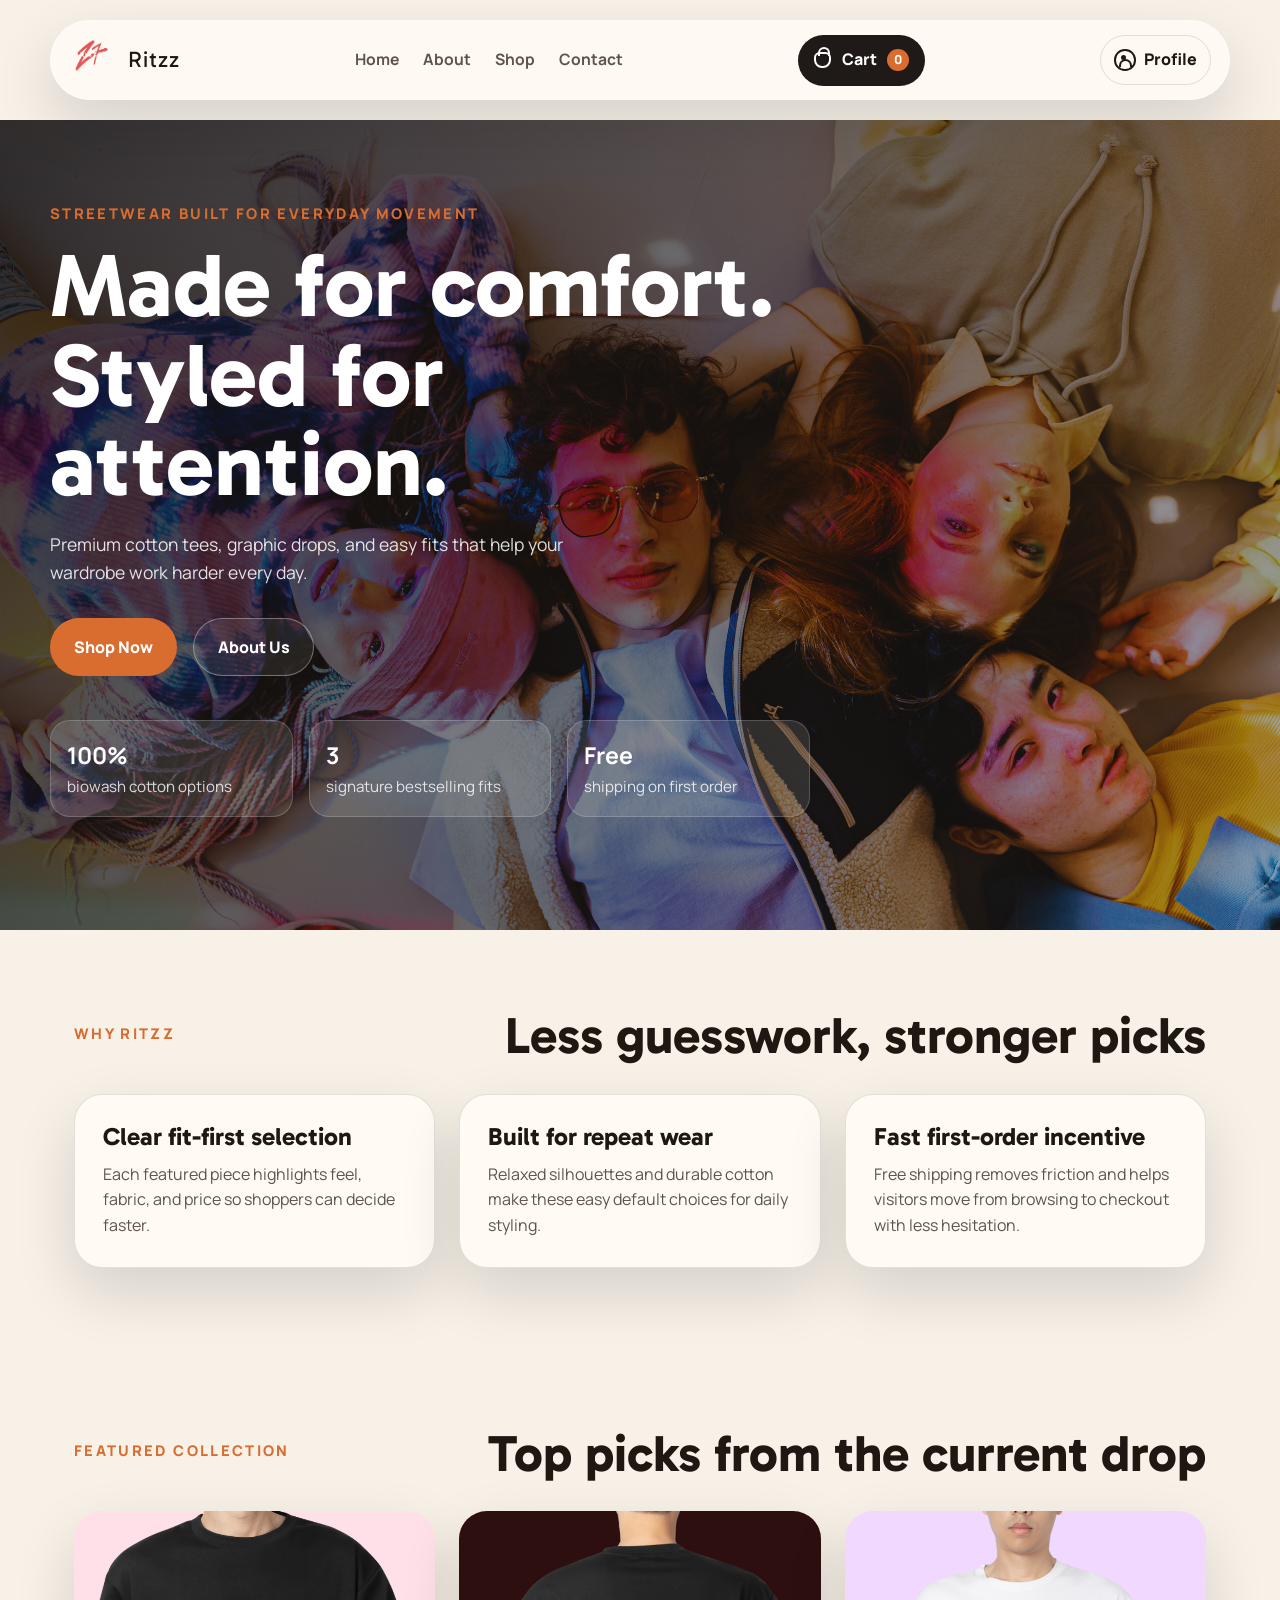
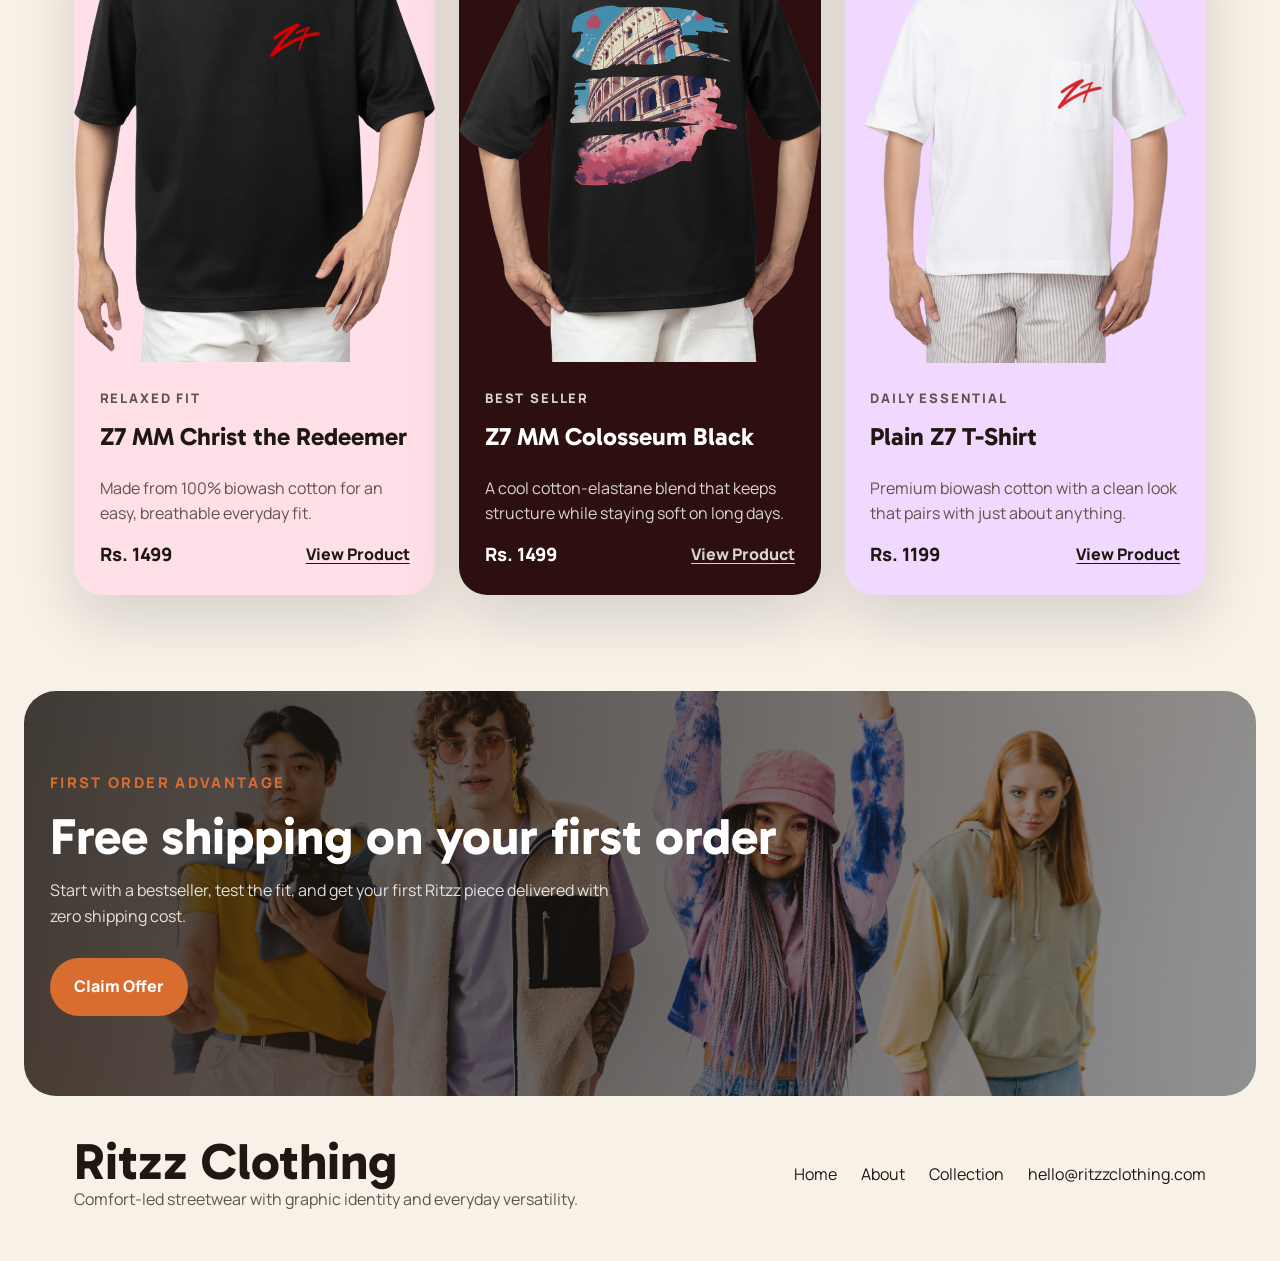
<file: index.html>
<!DOCTYPE html>
<html lang="en">

<head>
  <meta charset="UTF-8">
  <meta name="viewport" content="width=device-width, initial-scale=1.0">
  <title>Ritzz Clothing</title>
  <meta name="description"
    content="Ritzz Clothing offers premium streetwear essentials with bold graphics, relaxed fits, and first-order free shipping.">
  <link rel="preconnect" href="https://fonts.googleapis.com">
  <link rel="preconnect" href="https://fonts.gstatic.com" crossorigin>
  <link
    href="https://fonts.googleapis.com/css2?family=Gabarito:wght@400;600;800&family=Manrope:wght@400;500;700;800&display=swap"
    rel="stylesheet">
  <link rel="stylesheet" href="assets/css/style.css">
</head>

<body>
  <header class="site-header" id="home">
    <nav class="navbar" aria-label="Primary">
      <a class="brand" href="#home">
        <img class="brand-mark" src="assets/images/logo.png" alt="Ritzz Clothing logo">
        <span>Ritzz</span>
      </a>
      <ul class="nav-links">
        <li><a href="#home">Home</a></li>
        <li><a href="pages/about.html">About</a></li>
        <li><a href="pages/shop.html">Shop</a></li>
        <li><a href="#contact">Contact</a></li>
      </ul>
      <a class="cart-link" href="pages/shop.html#cart-panel" aria-label="Open cart">
        <span class="cart-icon" aria-hidden="true"></span>
        <span class="cart-text">Cart</span>
        <span class="cart-count" data-cart-count>0</span>
      </a>
      <a class="profile-link" href="pages/shop.html#profile" aria-label="Open profile">
        <span class="profile-icon" aria-hidden="true"></span>
        <span class="profile-text">Profile</span>
      </a>
    </nav>
  </header>

  <main>
    <section class="hero">
      <div class="hero-overlay"></div>
      <div class="hero-content">
        <p class="eyebrow">Streetwear built for everyday movement</p>
        <h1>Made for comfort. Styled for attention.</h1>
        <p class="hero-copy">
          Premium cotton tees, graphic drops, and easy fits that help your wardrobe work harder every day.
        </p>
        <div class="hero-actions">
          <a class="btn btn-primary" href="pages/shop.html">Shop Now</a>
          <a class="btn btn-secondary" href="pages/about.html">About Us</a>
        </div>
        <div class="hero-metrics" aria-label="Store highlights">
          <div>
            <strong>100%</strong>
            <span>biowash cotton options</span>
          </div>
          <div>
            <strong>3</strong>
            <span>signature bestselling fits</span>
          </div>
          <div>
            <strong>Free</strong>
            <span>shipping on first order</span>
          </div>
        </div>
      </div>
    </section>

    <section class="benefits" id="about">
      <div class="section-heading">
        <p class="eyebrow">Why Ritzz</p>
        <h2>Less guesswork, stronger picks</h2>
      </div>
      <div class="benefit-grid">
        <article class="benefit-card">
          <h3>Clear fit-first selection</h3>
          <p>Each featured piece highlights feel, fabric, and price so shoppers can decide faster.</p>
        </article>
        <article class="benefit-card">
          <h3>Built for repeat wear</h3>
          <p>Relaxed silhouettes and durable cotton make these easy default choices for daily styling.</p>
        </article>
        <article class="benefit-card">
          <h3>Fast first-order incentive</h3>
          <p>Free shipping removes friction and helps visitors move from browsing to checkout with less hesitation.</p>
        </article>
      </div>
    </section>

    <section class="collection" id="collection">
      <div class="section-heading">
        <p class="eyebrow">Featured collection</p>
        <h2>Top picks from the current drop</h2>
      </div>

      <div class="product-grid">
        <article class="product-card product-card-light">
          <img src="assets/images/imga.png" alt="Z7 MM Christ the Redeemer t-shirt">
          <div class="product-copy">
            <p class="product-tag">Relaxed fit</p>
            <h3>Z7 MM Christ the Redeemer</h3>
            <p>Made from 100% biowash cotton for an easy, breathable everyday fit.</p>
            <div class="product-meta">
              <span class="price">Rs. 1499</span>
              <a href="pages/shop.html">View Product</a>
            </div>
          </div>
        </article>

        <article class="product-card product-card-dark" id="spotlight">
          <img src="assets/images/imgb.png" alt="Z7 MM Colosseum black t-shirt">
          <div class="product-copy">
            <p class="product-tag">Best seller</p>
            <h3>Z7 MM Colosseum Black</h3>
            <p>A cool cotton-elastane blend that keeps structure while staying soft on long days.</p>
            <div class="product-meta">
              <span class="price">Rs. 1499</span>
              <a href="pages/shop.html">View Product</a>
            </div>
          </div>
        </article>

        <article class="product-card product-card-accent">
          <img src="assets/images/imgc.png" alt="Plain Z7 t-shirt">
          <div class="product-copy">
            <p class="product-tag">Daily essential</p>
            <h3>Plain Z7 T-Shirt</h3>
            <p>Premium biowash cotton with a clean look that pairs with just about anything.</p>
            <div class="product-meta">
              <span class="price">Rs. 1199</span>
              <a href="pages/shop.html">View Product</a>
            </div>
          </div>
        </article>
      </div>
    </section>

    <section class="promo">
      <div class="promo-content">
        <p class="eyebrow">First order advantage</p>
        <h2>Free shipping on your first order</h2>
        <p>Start with a bestseller, test the fit, and get your first Ritzz piece delivered with zero shipping cost.</p>
        <a class="btn btn-primary" href="pages/shop.html">Claim Offer</a>
      </div>
    </section>
  </main>

  <footer class="site-footer" id="contact">
    <div>
      <h2>Ritzz Clothing</h2>
      <p>Comfort-led streetwear with graphic identity and everyday versatility.</p>
    </div>
    <div class="footer-links">
      <a href="#home">Home</a>
      <a href="pages/about.html">About</a>
      <a href="#collection">Collection</a>
      <a href="mailto:hello@ritzzclothing.com">hello@ritzzclothing.com</a>
    </div>
  </footer>
  <script src="assets/js/cart.js"></script>
</body>

</html>
</file>
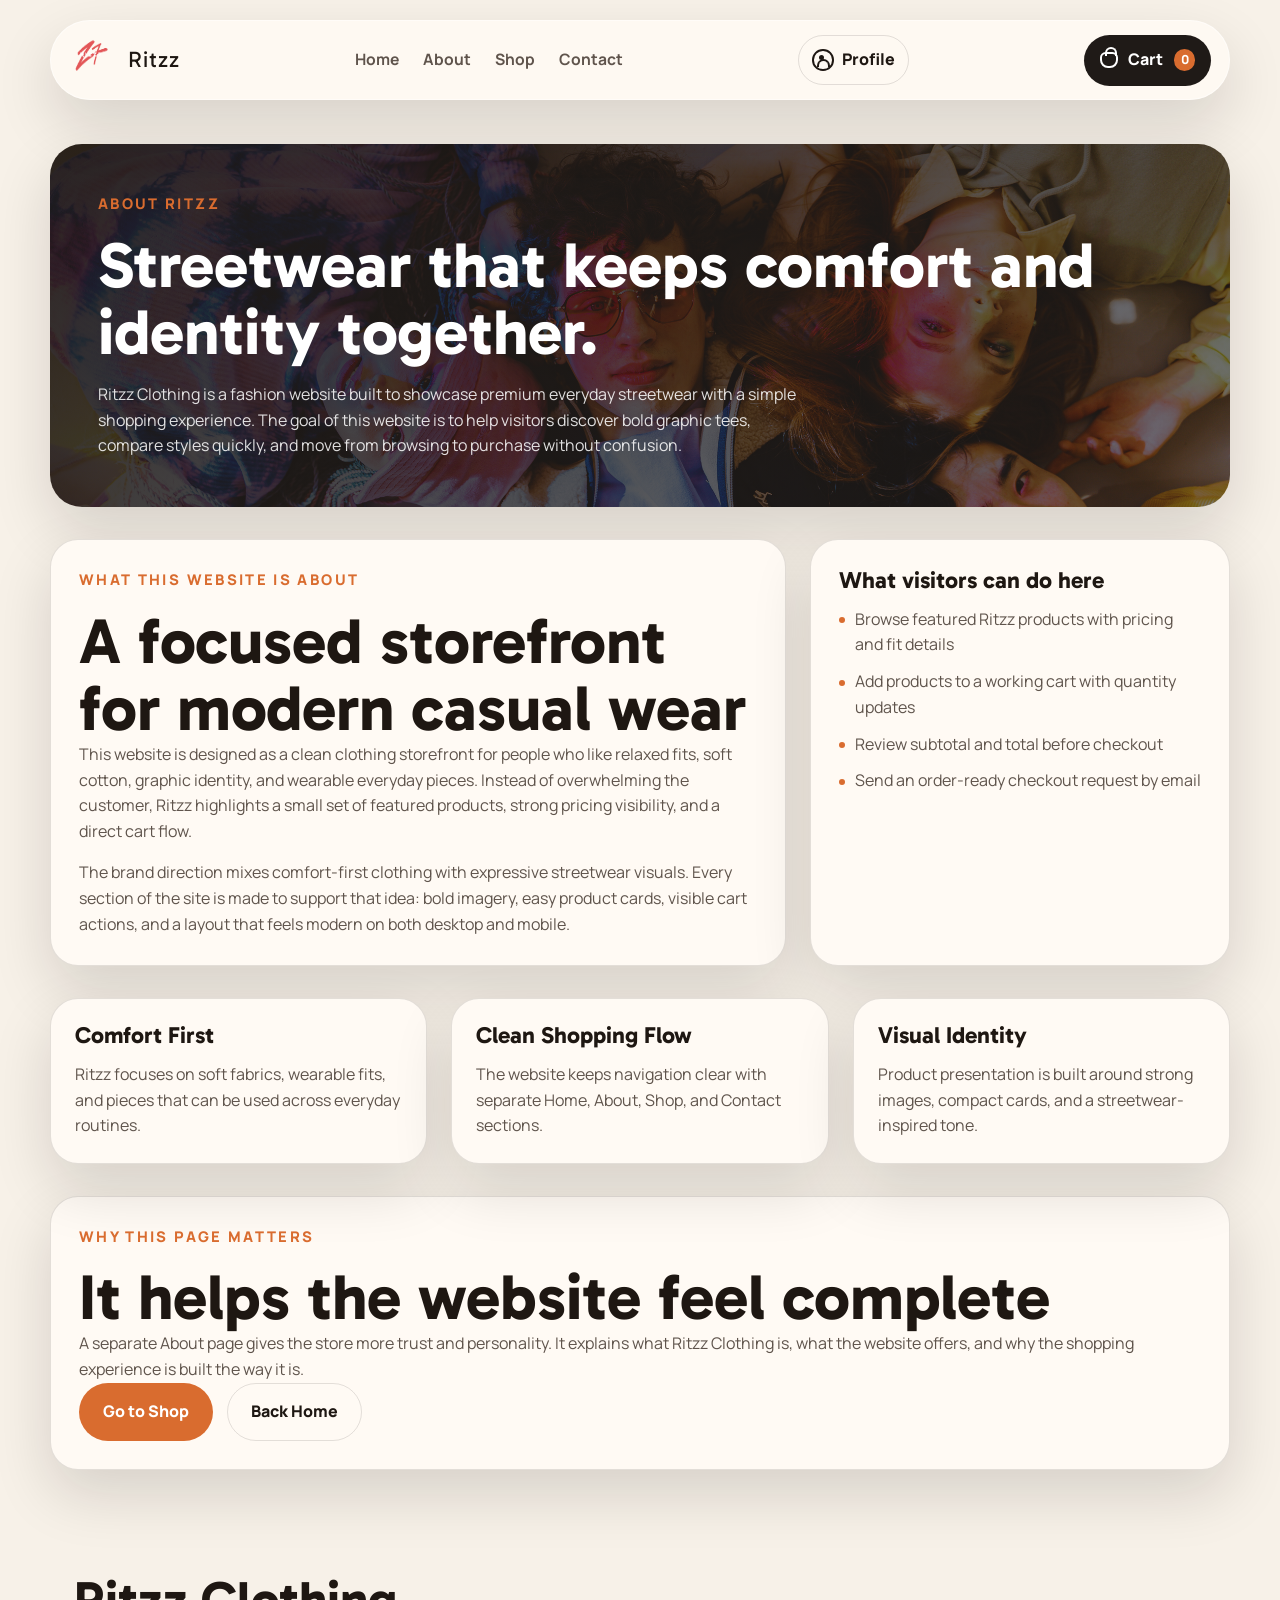
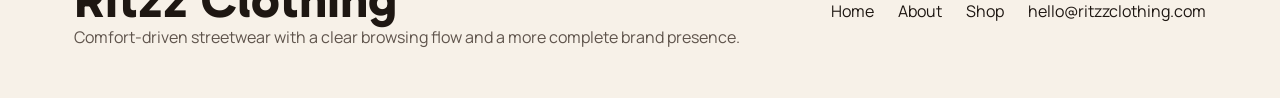
<file: pages/about.html>
<!DOCTYPE html>
<html lang="en">
<head>
  <meta charset="UTF-8">
  <meta name="viewport" content="width=device-width, initial-scale=1.0">
  <title>About | Ritzz Clothing</title>
  <meta
    name="description"
    content="Learn about Ritzz Clothing, a streetwear website focused on comfort, bold design, and easy shopping."
  >
  <link rel="preconnect" href="https://fonts.googleapis.com">
  <link rel="preconnect" href="https://fonts.gstatic.com" crossorigin>
  <link
    href="https://fonts.googleapis.com/css2?family=Gabarito:wght@400;600;800&family=Manrope:wght@400;500;700;800&display=swap"
    rel="stylesheet"
  >
  <link rel="stylesheet" href="../assets/css/style.css">
</head>
<body>
  <header class="site-header">
    <nav class="navbar" aria-label="Primary">
      <a class="brand" href="../index.html">
        <img class="brand-mark" src="../assets/images/logo.png" alt="Ritzz Clothing logo">
        <span>Ritzz</span>
      </a>
      <ul class="nav-links">
        <li><a href="../index.html">Home</a></li>
        <li><a href="about.html">About</a></li>
        <li><a href="shop.html">Shop</a></li>
        <li><a href="#contact">Contact</a></li>
      </ul>
      <a class="profile-link" href="shop.html#profile" aria-label="Open profile">
        <span class="profile-icon" aria-hidden="true"></span>
        <span class="profile-text">Profile</span>
      </a>
      <a class="cart-link" href="shop.html#cart-panel" aria-label="Open cart">
        <span class="cart-icon" aria-hidden="true"></span>
        <span class="cart-text">Cart</span>
        <span class="cart-count" data-cart-count>0</span>
      </a>
    </nav>
  </header>

  <main class="page-shell">
    <section class="about-hero">
      <p class="eyebrow">About Ritzz</p>
      <h1>Streetwear that keeps comfort and identity together.</h1>
      <p>
        Ritzz Clothing is a fashion website built to showcase premium everyday streetwear with a simple shopping
        experience. The goal of this website is to help visitors discover bold graphic tees, compare styles quickly,
        and move from browsing to purchase without confusion.
      </p>
    </section>

    <section class="about-story">
      <div class="about-copy">
        <p class="eyebrow">What this website is about</p>
        <h2>A focused storefront for modern casual wear</h2>
        <p>
          This website is designed as a clean clothing storefront for people who like relaxed fits, soft cotton,
          graphic identity, and wearable everyday pieces. Instead of overwhelming the customer, Ritzz highlights a
          small set of featured products, strong pricing visibility, and a direct cart flow.
        </p>
        <p>
          The brand direction mixes comfort-first clothing with expressive streetwear visuals. Every section of the
          site is made to support that idea: bold imagery, easy product cards, visible cart actions, and a layout that
          feels modern on both desktop and mobile.
        </p>
      </div>
      <div class="about-panel">
        <h3>What visitors can do here</h3>
        <ul class="about-list">
          <li>Browse featured Ritzz products with pricing and fit details</li>
          <li>Add products to a working cart with quantity updates</li>
          <li>Review subtotal and total before checkout</li>
          <li>Send an order-ready checkout request by email</li>
        </ul>
      </div>
    </section>

    <section class="about-grid">
      <article class="about-card">
        <h3>Comfort First</h3>
        <p>Ritzz focuses on soft fabrics, wearable fits, and pieces that can be used across everyday routines.</p>
      </article>
      <article class="about-card">
        <h3>Clean Shopping Flow</h3>
        <p>The website keeps navigation clear with separate Home, About, Shop, and Contact sections.</p>
      </article>
      <article class="about-card">
        <h3>Visual Identity</h3>
        <p>Product presentation is built around strong images, compact cards, and a streetwear-inspired tone.</p>
      </article>
    </section>

    <section class="about-note">
      <p class="eyebrow">Why this page matters</p>
      <h2>It helps the website feel complete</h2>
      <p>
        A separate About page gives the store more trust and personality. It explains what Ritzz Clothing is, what the
        website offers, and why the shopping experience is built the way it is.
      </p>
      <div class="toolbar-actions">
        <a class="btn btn-primary" href="shop.html">Go to Shop</a>
        <a class="btn btn-ghost" href="../index.html">Back Home</a>
      </div>
    </section>
  </main>

  <footer class="site-footer" id="contact">
    <div>
      <h2>Ritzz Clothing</h2>
      <p>Comfort-driven streetwear with a clear browsing flow and a more complete brand presence.</p>
    </div>
    <div class="footer-links">
      <a href="../index.html">Home</a>
      <a href="about.html">About</a>
      <a href="shop.html">Shop</a>
      <a href="mailto:hello@ritzzclothing.com">hello@ritzzclothing.com</a>
    </div>
  </footer>
  <script src="../assets/js/cart.js"></script>
</body>
</html>
</file>
<file: assets/css/style.css>
:root {
  --bg: #f7f1e8;
  --surface: #fffaf4;
  --surface-strong: #1f1a17;
  --text: #1e1712;
  --text-soft: #5f544c;
  --accent: #d96c2f;
  --accent-dark: #b2501a;
  --line: rgba(30, 23, 18, 0.12);
  --shadow: 0 24px 60px rgba(24, 16, 11, 0.14);
}

* {
  box-sizing: border-box;
  margin: 0;
  padding: 0;
}

html {
  scroll-behavior: smooth;
}

body {
  background: var(--bg);
  color: var(--text);
  font-family: "Manrope", sans-serif;
  line-height: 1.6;
}

img {
  display: block;
  max-width: 100%;
}

a {
  color: inherit;
  text-decoration: none;
}

.site-header {
  left: 0;
  padding: 1.25rem 0;
  position: sticky;
  right: 0;
  top: 0;
  z-index: 10;
}

.navbar {
  align-items: center;
  backdrop-filter: blur(14px);
  background: rgba(255, 250, 244, 0.82);
  border: 1px solid rgba(255, 255, 255, 0.5);
  border-radius: 999px;
  box-shadow: var(--shadow);
  display: flex;
  justify-content: space-between;
  margin: 0 auto;
  max-width: 1180px;
  padding: 0.85rem 1.1rem;
  width: calc(100% - 2rem);
}

.brand {
  align-items: center;
  display: flex;
  font-family: "Gabarito", sans-serif;
  font-size: 1.4rem;
  gap: 0.85rem;
  letter-spacing: 0.04em;
}

.brand-mark {
  height: 46px;
  width: 46px;
}

.nav-links {
  display: flex;
  gap: 1.5rem;
  list-style: none;
}

.nav-links a {
  color: var(--text-soft);
  font-size: 0.98rem;
  font-weight: 700;
  transition: color 0.2s ease;
}

.nav-links a:hover,
.footer-links a:hover {
  color: var(--accent);
}

.nav-cta,
.cart-link,
.profile-link,
.btn {
  border-radius: 999px;
  display: inline-flex;
  font-weight: 800;
  justify-content: center;
  transition: transform 0.2s ease, background-color 0.2s ease, color 0.2s ease;
}

.nav-cta {
  background: var(--surface-strong);
  color: #fff;
  padding: 0.8rem 1.15rem;
}

.cart-link {
  align-items: center;
  background: var(--surface-strong);
  border: 0;
  color: #fff;
  cursor: pointer;
  gap: 0.65rem;
  padding: 0.8rem 1rem;
}

.profile-link {
  align-items: center;
  background: transparent;
  border: 1px solid var(--line);
  color: var(--text);
  cursor: pointer;
  gap: 0.5rem;
  padding: 0.7rem 0.85rem;
}

.profile-icon {
  border: 2px solid currentColor;
  border-radius: 50%;
  display: inline-block;
  height: 1.35rem;
  position: relative;
  width: 1.35rem;
}

.profile-icon::before {
  background: currentColor;
  border-radius: 50%;
  content: "";
  height: 0.32rem;
  left: 0.32rem;
  position: absolute;
  top: 0.22rem;
  width: 0.32rem;
}

.profile-icon::after {
  border: 2px solid currentColor;
  border-bottom: 0;
  border-radius: 0.6rem 0.6rem 0 0;
  bottom: 0.12rem;
  content: "";
  height: 0.35rem;
  left: 0.2rem;
  position: absolute;
  width: 0.55rem;
}

.cart-icon {
  border: 2px solid currentColor;
  border-radius: 0.35rem 0.35rem 0.5rem 0.5rem;
  display: inline-block;
  height: 1rem;
  position: relative;
  width: 1.1rem;
}

.cart-icon::before {
  border: 2px solid currentColor;
  border-bottom: 0;
  border-radius: 0.75rem 0.75rem 0 0;
  content: "";
  height: 0.45rem;
  left: 0.14rem;
  position: absolute;
  top: -0.45rem;
  width: 0.5rem;
}

.cart-count {
  align-items: center;
  background: var(--accent);
  border-radius: 999px;
  color: #fff;
  display: inline-flex;
  font-size: 0.78rem;
  height: 1.35rem;
  justify-content: center;
  min-width: 1.35rem;
  padding: 0 0.35rem;
}

.nav-cta:hover,
.cart-link:hover,
.btn:hover {
  transform: translateY(-2px);
}

.hero {
  align-items: center;
  background: url("../images/bg1.jpg") center center / cover no-repeat;
  display: flex;
  min-height: 90vh;
  overflow: hidden;
  padding: 4rem 1.5rem 6rem;
  position: relative;
}

.hero-overlay,
.promo::before {
  content: "";
  inset: 0;
  position: absolute;
}

.hero-overlay {
  background:
    linear-gradient(115deg, rgba(20, 15, 11, 0.82), rgba(20, 15, 11, 0.3)),
    radial-gradient(circle at top right, rgba(217, 108, 47, 0.35), transparent 35%);
}

.hero-content,
.promo-content,
.benefits,
.collection,
.site-footer {
  margin: 0 auto;
  max-width: 1180px;
  width: 100%;
}

.hero-content {
  color: #fff;
  position: relative;
  z-index: 1;
}

.eyebrow {
  color: var(--accent);
  font-size: 0.92rem;
  font-weight: 800;
  letter-spacing: 0.16em;
  margin-bottom: 1rem;
  text-transform: uppercase;
}

.hero h1,
.section-heading h2,
.promo h2,
.site-footer h2,
.shop-hero h1,
.shop-card-copy h3 {
  font-family: "Gabarito", sans-serif;
  line-height: 1;
}

.hero h1,
.shop-hero h1 {
  font-size: clamp(3rem, 7vw, 6.3rem);
  max-width: 760px;
}

.hero-copy {
  color: rgba(255, 255, 255, 0.86);
  font-size: 1.1rem;
  margin-top: 1.25rem;
  max-width: 580px;
}

.hero-actions {
  display: flex;
  flex-wrap: wrap;
  gap: 1rem;
  margin-top: 2rem;
}

.btn {
  border: 1px solid transparent;
  padding: 0.95rem 1.45rem;
}

.btn-primary {
  background: var(--accent);
  color: #fff;
}

.btn-primary:hover {
  background: var(--accent-dark);
}

.btn-secondary {
  background: rgba(255, 255, 255, 0.08);
  border-color: rgba(255, 255, 255, 0.35);
  color: #fff;
}

.btn-ghost {
  background: transparent;
  border-color: var(--line);
  color: var(--text);
}

.btn-cart {
  background: var(--surface-strong);
  color: #fff;
}

.hero-metrics {
  display: grid;
  gap: 1rem;
  grid-template-columns: repeat(3, minmax(0, 1fr));
  margin-top: 2.75rem;
  max-width: 760px;
}

.hero-metrics div {
  background: rgba(255, 250, 244, 0.12);
  border: 1px solid rgba(255, 255, 255, 0.18);
  border-radius: 1.25rem;
  padding: 1rem;
}

.hero-metrics strong {
  display: block;
  font-size: 1.45rem;
}

.hero-metrics span {
  color: rgba(255, 255, 255, 0.82);
  font-size: 0.95rem;
}

.benefits,
.collection {
  padding: 5rem 1.5rem;
}

.section-heading {
  align-items: end;
  display: flex;
  gap: 1.5rem;
  justify-content: space-between;
  margin-bottom: 2rem;
}

.section-heading h2,
.promo h2,
.site-footer h2 {
  font-size: clamp(2.1rem, 4vw, 3.5rem);
}

.benefit-grid,
.product-grid,
.shop-grid {
  display: grid;
  gap: 1.5rem;
}

.benefit-grid {
  grid-template-columns: repeat(3, minmax(0, 1fr));
}

.product-grid,
.shop-grid {
  grid-template-columns: repeat(3, minmax(0, 1fr));
}

.benefit-card,
.product-card,
.shop-card {
  border-radius: 1.75rem;
  box-shadow: var(--shadow);
  overflow: hidden;
}

.benefit-card,
.shop-card,
.shop-note {
  background: var(--surface);
  border: 1px solid var(--line);
}

.benefit-card {
  padding: 1.75rem;
}

.benefit-card h3,
.product-copy h3 {
  font-family: "Gabarito", sans-serif;
  font-size: 1.55rem;
  line-height: 1.1;
  margin-bottom: 0.75rem;
}

.benefit-card p,
.product-copy p,
.site-footer p,
.shop-toolbar p,
.shop-card-copy p,
.shop-note p {
  color: var(--text-soft);
}

.product-card,
.shop-card {
  display: flex;
  flex-direction: column;
}

.product-card img,
.shop-card img {
  aspect-ratio: 4 / 5;
  object-fit: cover;
  width: 100%;
}

.product-copy,
.shop-card-copy {
  display: flex;
  flex: 1;
  flex-direction: column;
  gap: 0.85rem;
  padding: 1.6rem;
}

.product-card-light {
  background: #ffdfe8;
}

.product-card-dark {
  background: #2d0f10;
  color: #fff;
}

.product-card-dark .product-copy p,
.product-card-dark .product-meta a {
  color: rgba(255, 255, 255, 0.82);
}

.product-card-accent {
  background: #f0d8ff;
}

.product-tag {
  color: var(--accent);
  font-size: 0.82rem;
  font-weight: 800;
  letter-spacing: 0.14em;
  text-transform: uppercase;
}

.product-meta,
.shop-card-meta {
  align-items: center;
  display: flex;
  gap: 1rem;
  justify-content: space-between;
  margin-top: auto;
}

.price {
  font-size: 1.15rem;
  font-weight: 800;
}

.product-meta a {
  font-weight: 800;
  text-decoration: underline;
  text-underline-offset: 0.18em;
}

.page-shell {
  min-height: 100vh;
  padding: 0 1.5rem 4rem;
}

.shop-hero {
  margin: 1.5rem auto 0;
  max-width: 1180px;
  padding: 3rem;
  overflow: hidden;
  position: relative;
  border-radius: 2rem;
  background:
    linear-gradient(135deg, rgba(31, 26, 23, 0.94), rgba(31, 26, 23, 0.56)),
    url("../images/imgd.png") center center / cover no-repeat;
  box-shadow: var(--shadow);
  color: #fff;
}

.shop-hero p:not(.eyebrow) {
  color: rgba(255, 255, 255, 0.84);
  margin-top: 1rem;
  max-width: 620px;
}

.shop-toolbar {
  align-items: center;
  display: flex;
  gap: 1rem;
  justify-content: space-between;
  margin: 2rem auto 0;
  max-width: 1180px;
}

.toolbar-actions,
.shop-actions {
  display: flex;
  flex-wrap: wrap;
  gap: 0.85rem;
}

.price-sort-control {
  align-items: center;
  color: var(--text-soft);
  display: inline-flex;
  font-size: 0.85rem;
  font-weight: 800;
  gap: 0.55rem;
}

.price-sort-control select {
  background: var(--surface);
  border: 1px solid var(--line);
  border-radius: 999px;
  color: var(--text);
  font: inherit;
  padding: 0.75rem 2rem 0.75rem 0.9rem;
}

.order-success-toast {
  background: #286b3d;
  border-radius: 0.75rem;
  bottom: 1.5rem;
  box-shadow: var(--shadow);
  color: #fff;
  font-weight: 800;
  padding: 0.9rem 1.2rem;
  position: fixed;
  right: 1.5rem;
  z-index: 120;
}

.order-success-toast[hidden] {
  display: none;
}

.shop-grid {
  margin: 2rem auto 0;
  max-width: 1180px;
  grid-template-columns: repeat(4, minmax(0, 1fr));
  gap: 1rem;
}

.shop-card {
  max-width: 280px;
  width: 100%;
  justify-self: center;
  display: grid;
  grid-template-rows: auto 1fr;
  cursor: pointer;
  transition: transform 0.2s ease, box-shadow 0.2s ease;
}

.shop-card:hover {
  box-shadow: 0 28px 62px rgba(24, 16, 11, 0.2);
  transform: translateY(-4px);
}

.shop-card-media {
  position: relative;
}

.shop-card img {
  aspect-ratio: 1 / 1;
  object-fit: cover;
  width: 100%;
}

.shop-badge {
  position: absolute;
  top: 0.9rem;
  left: 0.9rem;
  background: rgba(31, 26, 23, 0.88);
  color: #fff;
  border-radius: 999px;
  padding: 0.35rem 0.7rem;
  font-size: 0.72rem;
  font-weight: 800;
  letter-spacing: 0.08em;
  text-transform: uppercase;
}

.shop-card-copy h3 {
  font-size: 1.1rem;
}

.shop-card-copy {
  gap: 0.6rem;
  padding: 0.95rem;
}

.shop-card-copy p {
  font-size: 0.82rem;
}

.shop-card .btn {
  padding: 0.7rem 0.85rem;
}

.product-title-row {
  align-items: flex-start;
  display: flex;
  gap: 0.5rem;
  justify-content: space-between;
}

.product-title-row h3 {
  max-width: 68%;
}

.card-rating {
  background: #fff0da;
  border-radius: 999px;
  color: #9c5918;
  font-size: 0.72rem;
  font-weight: 800;
  padding: 0.22rem 0.4rem;
  white-space: nowrap;
}

.card-size-label {
  align-items: center;
  color: var(--text-soft);
  display: flex;
  font-size: 0.75rem;
  font-weight: 800;
  gap: 0.35rem;
  justify-content: space-between;
}

.card-size-label select,
.detail-size select {
  background: #fff;
  border: 1px solid var(--line);
  border-radius: 0.45rem;
  color: var(--text);
  font: inherit;
  font-weight: 700;
  padding: 0.28rem 0.4rem;
}

.shop-card .shop-card-meta {
  gap: 0.5rem;
}

.shop-card .price {
  font-size: 1rem;
}

.shop-note-compact {
  align-items: center;
  display: flex;
  flex-wrap: wrap;
  gap: 0.6rem 1.2rem;
  justify-content: space-between;
}

.shop-note-compact .eyebrow,
.shop-note-compact h2,
.shop-note-compact p {
  margin: 0;
}

.modal {
  display: none;
  inset: 0;
  padding: 1.25rem;
  position: fixed;
  z-index: 100;
}

.modal.is-open {
  align-items: center;
  display: flex;
  justify-content: center;
}

.modal-backdrop {
  background: rgba(21, 16, 12, 0.62);
  inset: 0;
  position: absolute;
}

.modal-card {
  background: var(--surface);
  border: 1px solid var(--line);
  border-radius: 1.5rem;
  box-shadow: var(--shadow);
  max-height: calc(100vh - 2.5rem);
  max-width: 980px;
  overflow: auto;
  padding: 1.5rem;
  position: relative;
  width: 100%;
}

.modal-close {
  align-items: center;
  background: var(--surface-strong);
  border: 0;
  border-radius: 50%;
  color: #fff;
  cursor: pointer;
  display: inline-flex;
  font-size: 1.5rem;
  height: 2.25rem;
  justify-content: center;
  line-height: 1;
  position: absolute;
  right: 1rem;
  top: 1rem;
  width: 2.25rem;
}

.checkout-card {
  max-width: 560px;
}

.checkout-card h2 {
  font-family: "Gabarito", sans-serif;
  font-size: 2.2rem;
  margin-bottom: 1.25rem;
}

.payment-option {
  align-items: center;
  border: 1px solid var(--line);
  border-radius: 1rem;
  display: flex;
  justify-content: space-between;
  margin-top: 0.75rem;
  padding: 1rem;
}

.payment-option strong {
  font-size: 0.78rem;
}

.payment-option-active {
  background: rgba(217, 108, 47, 0.1);
  border-color: var(--accent);
}

.payment-option-active strong {
  color: #2e7728;
}

.payment-option-disabled {
  color: var(--text-soft);
  opacity: 0.7;
}

.checkout-total {
  font-size: 1.08rem;
  margin: 1.4rem 0 1rem;
}

.profile-card {
  max-width: 860px;
}

.profile-card h2,
.orders-card h2,
.profile-orders-head h3 {
  font-family: "Gabarito", sans-serif;
}

.profile-card h2 {
  font-size: 2.2rem;
  margin-bottom: 1rem;
}

.profile-layout {
  align-items: center;
  display: grid;
  gap: 2rem;
  grid-template-columns: 210px minmax(0, 1fr);
  padding: 0.5rem 0;
}

.profile-avatar-panel {
  align-items: center;
  display: flex;
  flex-direction: column;
}

.profile-avatar {
  align-items: center;
  background: var(--surface-strong);
  border: 5px solid #fff;
  border-radius: 50%;
  box-shadow: 0 8px 24px rgba(24, 16, 11, 0.16);
  color: #fff;
  display: flex;
  font-family: "Gabarito", sans-serif;
  font-size: 3rem;
  height: 160px;
  justify-content: center;
  overflow: hidden;
  width: 160px;
}

.profile-avatar img {
  height: 100%;
  object-fit: cover;
  width: 100%;
}

.profile-avatar img[hidden] {
  display: none;
}

.profile-upload {
  margin-top: 1rem;
}

.profile-photo-input {
  height: 1px;
  opacity: 0;
  position: absolute;
  width: 1px;
}

.profile-photo-input:focus-visible+.profile-photo-message {
  outline: 2px solid var(--accent);
}

.profile-photo-message {
  color: var(--text-soft);
  font-size: 0.75rem;
  margin-top: 0.4rem;
  text-align: center;
}

.profile-form {
  display: grid;
  gap: 0.85rem;
  grid-template-columns: repeat(2, minmax(0, 1fr));
}

.profile-details>.eyebrow {
  margin-bottom: 0.35rem;
}

.profile-address,
.profile-form-actions {
  grid-column: 1 / -1;
}

.profile-form label {
  color: var(--text-soft);
  display: grid;
  font-size: 0.85rem;
  font-weight: 800;
  gap: 0.35rem;
}

.profile-form input,
.profile-form textarea {
  background: #fff;
  border: 1px solid var(--line);
  border-radius: 0.7rem;
  color: var(--text);
  font: inherit;
  padding: 0.75rem;
  resize: vertical;
}

.profile-form .btn {
  justify-self: start;
}

.profile-form-actions {
  display: flex;
  flex-wrap: wrap;
  gap: 0.7rem;
}

.profile-form input:disabled,
.profile-form textarea:disabled {
  background: #f4efe9;
  color: var(--text-soft);
  cursor: default;
}

.profile-orders-head {
  align-items: center;
  border-top: 1px solid var(--line);
  display: flex;
  justify-content: space-between;
  margin-top: 1.6rem;
  padding-top: 1.2rem;
}

.profile-orders-head .eyebrow {
  margin-bottom: 0.2rem;
}

.profile-orders-head h3 {
  font-size: 1.6rem;
}

.order-card {
  background: #fff;
  border: 1px solid var(--line);
  border-radius: 1rem;
  margin-top: 0.85rem;
  padding: 1rem;
}

.order-products {
  border-top: 1px solid var(--line);
  display: grid;
  gap: 0.45rem;
  list-style: none;
  margin-top: 0.75rem;
  padding-top: 0.75rem;
}

.order-products li {
  align-items: baseline;
  display: flex;
  flex-wrap: wrap;
  gap: 0.35rem 0.8rem;
  justify-content: space-between;
}

.order-products a {
  color: var(--accent-dark);
  font-weight: 800;
  text-decoration: underline;
  text-underline-offset: 0.15em;
}

.order-products li>span {
  color: var(--text-soft);
  font-size: 0.82rem;
}

.order-head {
  align-items: flex-start;
  display: flex;
  justify-content: space-between;
  gap: 1rem;
}

.order-head div {
  display: grid;
}

.order-head span,
.order-card p {
  color: var(--text-soft);
  font-size: 0.86rem;
}

.order-status {
  background: rgba(217, 108, 47, 0.12);
  border-radius: 999px;
  color: var(--accent-dark);
  font-size: 0.72rem;
  padding: 0.28rem 0.55rem;
  white-space: nowrap;
}

.order-status.is-cancelled {
  background: rgba(150, 25, 25, 0.1);
  color: #9a2929;
}

.tracking-line {
  display: flex;
  justify-content: space-between;
  margin: 1rem 0;
  overflow-x: auto;
  padding-bottom: 0.2rem;
}

.tracking-line span {
  color: #a79d96;
  display: grid;
  font-size: 0.69rem;
  gap: 0.3rem;
  min-width: 95px;
  position: relative;
  text-align: center;
}

.tracking-line i {
  background: #d8d0c8;
  border-radius: 50%;
  height: 0.7rem;
  justify-self: center;
  position: relative;
  width: 0.7rem;
  z-index: 1;
}

.tracking-line span:not(:last-child)::after {
  background: #d8d0c8;
  content: "";
  height: 2px;
  left: calc(50% + 0.35rem);
  position: absolute;
  top: 0.3rem;
  width: calc(100% - 0.7rem);
}

.tracking-line .is-active {
  color: var(--text);
  font-weight: 800;
}

.tracking-line .is-active i,
.tracking-line .is-active::after {
  background: var(--accent);
}

.cancel-order {
  font-size: 0.82rem;
  padding: 0.6rem 0.9rem;
}

.order-cancelled {
  margin-top: 0.6rem;
}

.product-detail-card {
  max-width: 860px;
}

.product-detail-layout {
  display: grid;
  gap: 1.75rem;
  grid-template-columns: minmax(220px, 0.9fr) minmax(280px, 1fr);
}

.product-detail-layout>img {
  aspect-ratio: 1 / 1;
  border-radius: 1rem;
  height: 100%;
  object-fit: cover;
  width: 100%;
}

.product-detail-layout h2 {
  font-family: "Gabarito", sans-serif;
  font-size: clamp(2rem, 4vw, 3.2rem);
  line-height: 1;
  margin-bottom: 0.75rem;
  padding-right: 2rem;
}

.detail-rating {
  color: #a45c13;
  font-weight: 800;
}

.detail-rating span {
  color: var(--text-soft);
  font-size: 0.82rem;
  font-weight: 500;
}

.detail-price {
  font-family: "Gabarito", sans-serif;
  font-size: 1.5rem;
  font-weight: 800;
  margin-top: 0.75rem;
}

.detail-description {
  color: var(--text-soft);
  margin-top: 0.75rem;
}

.detail-specs {
  display: grid;
  gap: 0.55rem;
  margin: 1rem 0;
}

.detail-specs div {
  align-items: center;
  display: flex;
  justify-content: space-between;
}

.detail-specs dt {
  color: var(--text-soft);
  font-size: 0.85rem;
}

.detail-specs dd {
  font-weight: 800;
  margin: 0;
  text-align: right;
}

.colour-picker strong,
.detail-size {
  display: block;
  font-size: 0.85rem;
  margin-top: 1rem;
}

.colour-picker div {
  display: flex;
  flex-wrap: wrap;
  gap: 0.45rem;
  margin-top: 0.45rem;
}

.colour-choice {
  background: #fff;
  border: 1px solid var(--line);
  border-radius: 999px;
  color: var(--text);
  cursor: pointer;
  font: inherit;
  font-size: 0.8rem;
  padding: 0.4rem 0.7rem;
}

.colour-choice.is-selected {
  background: var(--surface-strong);
  border-color: var(--surface-strong);
  color: #fff;
}

.detail-size {
  align-items: center;
  display: flex;
  gap: 0.7rem;
}

.product-detail-layout .btn {
  margin-top: 1.2rem;
}

.shop-points {
  color: var(--text-soft);
  display: grid;
  gap: 0.35rem;
  list-style: none;
  margin: 0.2rem 0 0;
}

.shop-points li {
  position: relative;
  padding-left: 1rem;
  font-size: 0.9rem;
}

.shop-points li::before {
  content: "";
  width: 0.38rem;
  height: 0.38rem;
  background: var(--accent);
  border-radius: 999px;
  position: absolute;
  left: 0;
  top: 0.52rem;
}

.size-pill {
  background: rgba(217, 108, 47, 0.1);
  border-radius: 999px;
  color: var(--text);
  font-size: 0.82rem;
  font-weight: 700;
  padding: 0.35rem 0.7rem;
}

.shop-note {
  border-radius: 1.75rem;
  box-shadow: var(--shadow);
  margin: 3rem auto 0;
  max-width: 1180px;
  padding: 1.5rem;
}

.about-hero,
.about-story,
.about-grid,
.about-note {
  margin: 0 auto;
  max-width: 1180px;
}

.about-hero {
  margin-top: 1.5rem;
  padding: 3rem;
  border-radius: 2rem;
  background:
    linear-gradient(135deg, rgba(31, 26, 23, 0.94), rgba(31, 26, 23, 0.56)),
    url("../images/bg1.jpg") center center / cover no-repeat;
  box-shadow: var(--shadow);
  color: #fff;
}

.about-hero h1,
.about-story h2,
.about-note h2,
.about-panel h3,
.about-card h3 {
  font-family: "Gabarito", sans-serif;
  line-height: 1.05;
}

.about-hero h1,
.about-story h2,
.about-note h2 {
  font-size: clamp(2.4rem, 5vw, 4.4rem);
}

.about-hero p:not(.eyebrow) {
  color: rgba(255, 255, 255, 0.86);
  margin-top: 1rem;
  max-width: 700px;
}

.about-story {
  display: grid;
  gap: 1.5rem;
  grid-template-columns: minmax(0, 1.4fr) minmax(280px, 0.8fr);
  margin-top: 2rem;
}

.about-copy,
.about-panel,
.about-card,
.about-note {
  background: var(--surface);
  border: 1px solid var(--line);
  border-radius: 1.75rem;
  box-shadow: var(--shadow);
}

.about-copy,
.about-panel,
.about-note {
  padding: 1.75rem;
}

.about-copy p:not(.eyebrow),
.about-panel p,
.about-card p,
.about-note p:not(.eyebrow) {
  color: var(--text-soft);
}

.about-copy p:not(.eyebrow)+p:not(.eyebrow) {
  margin-top: 1rem;
}

.about-panel h3,
.about-card h3 {
  font-size: 1.45rem;
  margin-bottom: 0.9rem;
}

.about-list {
  display: grid;
  gap: 0.7rem;
  list-style: none;
}

.about-list li {
  color: var(--text-soft);
  padding-left: 1rem;
  position: relative;
}

.about-list li::before {
  content: "";
  position: absolute;
  left: 0;
  top: 0.65rem;
  width: 0.38rem;
  height: 0.38rem;
  border-radius: 999px;
  background: var(--accent);
}

.about-grid {
  display: grid;
  gap: 1.5rem;
  grid-template-columns: repeat(3, minmax(0, 1fr));
  margin-top: 2rem;
}

.about-card {
  padding: 1.5rem;
}

.about-note {
  margin-top: 2rem;
}

.cart-panel {
  max-width: 980px;
}

.cart-list {
  display: grid;
  gap: 0.85rem;
  margin-top: 1.25rem;
}

.cart-item {
  align-items: center;
  background: #fff;
  border: 1px solid var(--line);
  border-radius: 1rem;
  display: grid;
  gap: 1rem;
  grid-template-columns: minmax(0, 1fr) auto auto;
  padding: 1rem 1.1rem;
}

.cart-item-main {
  display: grid;
  gap: 0.18rem;
}

.cart-item-meta {
  color: var(--text-soft);
  font-size: 0.88rem;
}

.cart-item-price {
  font-weight: 800;
}

.cart-qty {
  align-items: center;
  display: inline-flex;
  border: 1px solid var(--line);
  border-radius: 999px;
  overflow: hidden;
}

.cart-qty button {
  background: transparent;
  border: 0;
  color: var(--text);
  cursor: pointer;
  font: inherit;
  font-weight: 800;
  height: 2.2rem;
  width: 2.2rem;
}

.cart-qty span {
  align-items: center;
  display: inline-flex;
  font-weight: 800;
  height: 2.2rem;
  justify-content: center;
  min-width: 2rem;
}

.cart-remove {
  background: transparent;
  border: 0;
  color: var(--accent-dark);
  cursor: pointer;
  font: inherit;
  font-weight: 800;
  text-decoration: underline;
}

.cart-summary-grid {
  display: grid;
  gap: 0.9rem;
  grid-template-columns: repeat(4, minmax(0, 1fr));
  margin-top: 1rem;
}

.cart-summary {
  align-items: center;
  background: #fff;
  border: 1px solid var(--line);
  border-radius: 1rem;
  display: grid;
  gap: 1rem;
  padding: 1rem 1.1rem;
}

.cart-item strong,
.cart-summary strong {
  font-family: "Gabarito", sans-serif;
  font-size: 1.05rem;
}

.cart-item span,
.cart-empty,
.cart-summary span {
  color: var(--text-soft);
}

.cart-summary-total {
  background: var(--surface-strong);
}

.cart-summary-total strong,
.cart-summary-total span {
  color: #fff;
}

.cart-footer-actions {
  display: flex;
  flex-wrap: wrap;
  gap: 0.85rem;
  margin-top: 1rem;
}

.promo {
  background: url("../images/bg2.jpg") center center / cover no-repeat;
  border-radius: 2rem;
  margin: 1rem 1.5rem 0;
  overflow: hidden;
  padding: 5rem 1.5rem;
  position: relative;
}

.promo::before {
  background:
    linear-gradient(115deg, rgba(22, 16, 11, 0.82), rgba(22, 16, 11, 0.38)),
    radial-gradient(circle at bottom left, rgba(217, 108, 47, 0.3), transparent 34%);
}

.promo-content {
  color: #fff;
  position: relative;
  z-index: 1;
}

.promo p:not(.eyebrow) {
  color: rgba(255, 255, 255, 0.85);
  margin: 1rem 0 1.8rem;
  max-width: 560px;
}

.site-footer {
  align-items: center;
  display: flex;
  gap: 2rem;
  justify-content: space-between;
  padding: 2.5rem 1.5rem 3rem;
}

.footer-links {
  display: flex;
  flex-wrap: wrap;
  gap: 1rem 1.5rem;
  justify-content: flex-end;
}

@media (max-width: 980px) {

  .navbar,
  .site-footer,
  .section-heading {
    align-items: flex-start;
    border-radius: 1.5rem;
    flex-direction: column;
  }

  .nav-links,
  .hero-metrics,
  .benefit-grid,
  .product-grid,
  .shop-grid {
    grid-template-columns: 1fr;
  }

  .nav-links {
    display: grid;
    gap: 0.8rem;
    width: 100%;
  }

  .nav-cta {
    width: 100%;
  }

  .profile-link {
    width: 100%;
  }

  .footer-links {
    justify-content: flex-start;
  }

  .shop-toolbar,
  .shop-card-meta,
  .shop-actions {
    align-items: flex-start;
    flex-direction: column;
  }

  .price-sort-control {
    justify-content: space-between;
    width: 100%;
  }

  .shop-grid {
    grid-template-columns: repeat(2, minmax(0, 1fr));
  }

  .about-story,
  .about-grid {
    grid-template-columns: 1fr;
  }

  .cart-item {
    grid-template-columns: 1fr;
  }

  .cart-summary-grid {
    grid-template-columns: 1fr 1fr;
  }
}

@media (max-width: 640px) {
  .site-header {
    padding: 1rem 0 0;
  }

  .navbar,
  .benefits,
  .collection,
  .site-footer {
    width: calc(100% - 1.25rem);
  }

  .hero,
  .benefits,
  .collection,
  .promo,
  .site-footer,
  .page-shell {
    padding-left: 1rem;
    padding-right: 1rem;
  }

  .hero {
    min-height: 82vh;
    padding-top: 6.5rem;
  }

  .hero h1,
  .shop-hero h1 {
    font-size: clamp(2.5rem, 14vw, 4rem);
  }

  .hero-copy,
  .promo p:not(.eyebrow),
  .shop-hero p:not(.eyebrow) {
    font-size: 1rem;
  }

  .hero-actions,
  .product-meta,
  .shop-actions {
    align-items: flex-start;
    flex-direction: column;
  }

  .btn,
  .product-meta a,
  .shop-actions .btn {
    width: 100%;
  }

  .cart-summary-grid {
    grid-template-columns: 1fr;
  }

  .cart-footer-actions .btn {
    width: 100%;
  }

  .about-hero,
  .about-copy,
  .about-panel,
  .about-note {
    padding: 1.25rem;
  }

  .shop-hero {
    padding: 2rem 1.25rem;
  }

  .order-success-toast {
    bottom: 1rem;
    left: 1rem;
    right: 1rem;
    text-align: center;
  }

  .shop-grid {
    grid-template-columns: 1fr 1fr;
    gap: 0.75rem;
  }

  .shop-card {
    max-width: none;
  }

  .shop-card-copy {
    padding: 0.75rem;
  }

  .shop-card-copy h3 {
    font-size: 1rem;
  }

  .shop-card-copy p {
    display: none;
  }

  .size-pill {
    font-size: 0.68rem;
    padding: 0.25rem 0.45rem;
  }

  .shop-note-compact {
    align-items: flex-start;
    flex-direction: column;
  }

  .modal {
    padding: 0.75rem;
  }

  .modal-card {
    max-height: calc(100vh - 1.5rem);
    padding: 1.2rem;
  }

  .profile-orders-head {
    align-items: flex-start;
    flex-direction: column;
  }

  .profile-layout {
    gap: 1rem;
    grid-template-columns: 1fr;
  }

  .profile-avatar {
    height: 132px;
    width: 132px;
  }

  .profile-form {
    grid-template-columns: 1fr;
  }

  .profile-address,
  .profile-form-actions {
    grid-column: auto;
  }

  .product-detail-layout {
    grid-template-columns: 1fr;
  }

  .product-detail-layout>img {
    max-height: 300px;
  }
}
</file>
